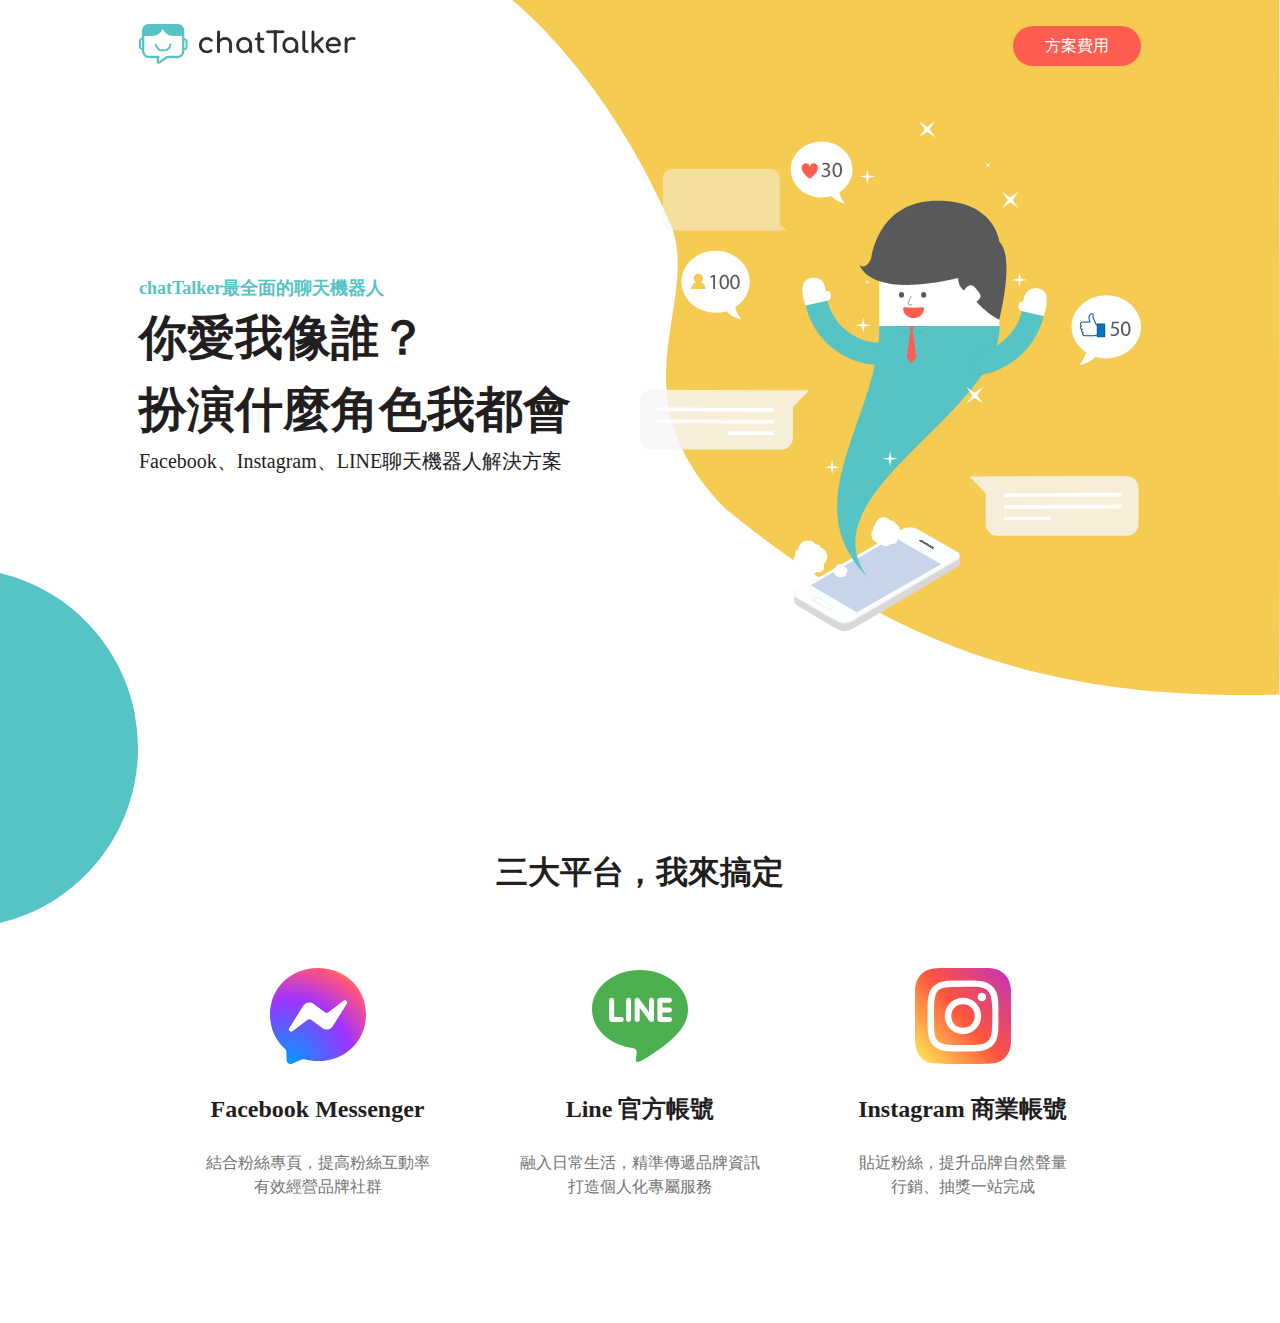
<file: index.html>
<!DOCTYPE html>
<html lang="en">
<head>
    <meta charset="UTF-8">
    <meta http-equiv="X-UA-Compatible" content="IE=edge">
    <meta name="viewport" content="width=device-width, initial-scale=1.0">
    <title>chatTalker</title>
    <link rel="stylesheet" href="index.css">
</head>
<body>
    <div class="header">
        <div class="navbar">
            <a href="index.html"><img src="image/logo.png" alt="chatTalker logo"></a>
            <p><a href="plan.html">方案費用</a></p>
        </div>
        <div class="banner">
            <div class="banner-text">
                <h6>chatTalker最全面的聊天機器人</h6>
                <h1>你愛我像誰？<br>扮演什麼角色我都會</h1>
                <p>Facebook、Instagram、LINE聊天機器人解決方案</p>
            </div>
            <img src="image/home.svg" alt="man with blue shirt coming from a smartphone">
        </div>
        <img src="image/ball01.svg" alt="blue circle">
    </div>
    <div class="container">
        <div class="platforms">
            <h2>三大平台，我來搞定</h2>
            <div class="platform-items">
                <ul>
                    <li>
                        <img src="image/messenger.svg" alt="Messanger logo">
                        <h3>Facebook Messenger</h3>
                        <p>結合粉絲專頁，提高粉絲互動率<br>有效經營品牌社群</p>
                    </li>
                    <li>
                        <img src="image/line.svg" alt="Line logo">
                        <h3>Line 官方帳號</h3>
                        <p>融入日常生活，精準傳遞品牌資訊<br>打造個人化專屬服務</p>
                    </li>
                    <li>
                        <img src="image/instagram.svg" alt="Instagram logo">
                        <h3>Instagram 商業帳號</h3>
                        <p>貼近粉絲，提升品牌自然聲量<br>行銷、抽獎一站完成</p>
                    </li>
                </ul>
            </div>
        </div>
        <div class="characters">

        </div>
        <div class="functions">

        </div>
        <div class="reviews">

        </div>
    </div>
    <div class="footer">

    </div>
</body>
</html>
</file>
<file: index.css>
/* http://meyerweb.com/eric/tools/css/reset/ 
   v2.0 | 20110126
   License: none (public domain)
*/

html, body, div, span, applet, object, iframe,
h1, h2, h3, h4, h5, h6, p, blockquote, pre,
a, abbr, acronym, address, big, cite, code,
del, dfn, em, img, ins, kbd, q, s, samp,
small, strike, strong, sub, sup, tt, var,
b, u, i, center,
dl, dt, dd, ol, ul, li,
fieldset, form, label, legend,
table, caption, tbody, tfoot, thead, tr, th, td,
article, aside, canvas, details, embed, 
figure, figcaption, footer, header, hgroup, 
menu, nav, output, ruby, section, summary,
time, mark, audio, video {
	margin: 0;
	padding: 0;
	border: 0;
	font-size: 100%;
	font: inherit;
	vertical-align: baseline;
}
/* HTML5 display-role reset for older browsers */
article, aside, details, figcaption, figure, 
footer, header, hgroup, menu, nav, section {
	display: block;
}
body {
	line-height: 1;
}
ol, ul {
	list-style: none;
}
blockquote, q {
	quotes: none;
}
blockquote:before, blockquote:after,
q:before, q:after {
	content: '';
	content: none;
}
table {
	border-collapse: collapse;
	border-spacing: 0;
}















*, *::before, *::after {
    box-sizing: border-box;
}

body {
    width: 100vw;
    font-family: 'Noto Sans TC';
}

/* header */
.header {
    width: 100%;
    padding-bottom: 117px;
    background-image: url("image/bg_home.svg");
    background-size: 60vw;
    background-repeat: no-repeat;
    background-position: top right;
    position: relative;
}

.header>img {
    height: 360px;
    width: auto;
    position: absolute;
    bottom: -180px;
    left: -222px;
}

.navbar {
    display: flex;
    padding: 24px 139px;
    justify-content: space-between;
    align-items: center;
}

.navbar img {
    height: 40px;
    width: auto;
}

.navbar p>a {
    display: block;
    font-size: 16px;
    line-height: 1.5;
    text-decoration: none;
    color: #fff;
    background-color: #FF5D50;
    padding: 8px 32px;
    border-radius: 24px;
}

.navbar p>a:hover {
    color: #FF5D50;
    background-color: #fff;
    border: #FF5D50 1px solid;
}

.banner {
    display: flex;
    flex-wrap: nowrap;
    justify-content: space-between;
    margin: 30px 139px 0 139px;
}

.banner-text {
    display: flex;
    flex-direction: column;
    justify-content: center;
    line-height: 1.5;
}

.banner-text h6{
    color: #56C4C5;
    font-size: 18px;
    font-weight: bold;
}

.banner-text h1 {
    color: #221E1F;
    font-size: 48px;
    font-weight: bold;
}

.banner-text p {
    color: #221E1F;
    font-size: 20px;
}

.banner img {
    max-width: 532px;
    width: 50%;
}
/* header */

/* container */
.platforms {
    text-align: center;
    margin: 100px auto;
    padding: 0 139px;
}

.platforms h2 {
    color: #221E1F;
    font-size: 32px;
    font-weight: bold;
    line-height: 1.5;
    margin-bottom: 48px;
}

.platforms h3 {
    color: #221E1F;
    font-size: 24px;
    font-weight: bold;
    line-height: 1.5;
    margin: 24px 0;
}

.platforms p {
    color: #747474;
    font-size: 16px;
    line-height: 1.5;
}

.platforms img {
    max-width: 40%;
}

.platform-items ul {
    display: flex;
    flex-direction: row;
    justify-content: space-evenly;
    align-items: center;
    flex-wrap: wrap;
}

.platform-items li {
    width: 240px;
    margin: 24px;
    text-align: center;
    padding: 0;
}


/* container */

@media (max-width: 768px) {
    /* header */
    .header {
        padding-bottom: 32px;
        background-size: 80%;
        background-image: url("image/bg_home_sm.svg");
        background-repeat: no-repeat;
        background-position: bottom center;
    }

    .header>img {
        height: 280px;
        left: -168px;
        bottom: -420px;
    }
    
    .navbar {
        padding: 24px 12px;
        justify-content: space-around;
    }

    .banner {
        margin: 30px 20px;
        flex-wrap: wrap;
        justify-content: center;
        align-items: flex-start;
        gap: 32px;
    }

    .banner img {
        width: 100%;
    }
    /* header */

    /* container */
    .platforms {
        padding: 0 100px;
    }

    .platforms h2 {
        font-size: 28px;
    }
    
    .platform-items ul {
        flex-wrap: wrap;
    }


    /* container */
}

@media (max-width: 375px) {
    /* header */
    .header {
        padding-bottom: 32px;
        background-image: url("image/bg_home_sm.svg");
        background-repeat: no-repeat;
        background-position: bottom center;
    }

    .header>img {
        display: none;
    }

    .navbar {
        padding: 16px 20px;
        border-bottom: 2px solid #FFD153;
        justify-content: space-between;
    }

    .navbar img {
        height: 24px;
        width: auto;
    }

    .banner {
        margin: 30px 20px 0 20px;
    }

    .banner-text h6{
        font-size: 16px;
    }

    .banner-text h1 {
        font-size: 32px;
    }

    .banner-text p {
        font-size: 16px;
    }
    /* header */
    
    /* container */
    .platforms {
        background-image: url("image/ball01.svg");
        background-repeat: no-repeat;
        background-size: 126px;
        background-position: -77px 15px;
    }
    .platforms {
        padding: 0 60px;
    }
    
    .platforms h3 {
        font-size: 18px;
    }

    /* container */
}
</file>
